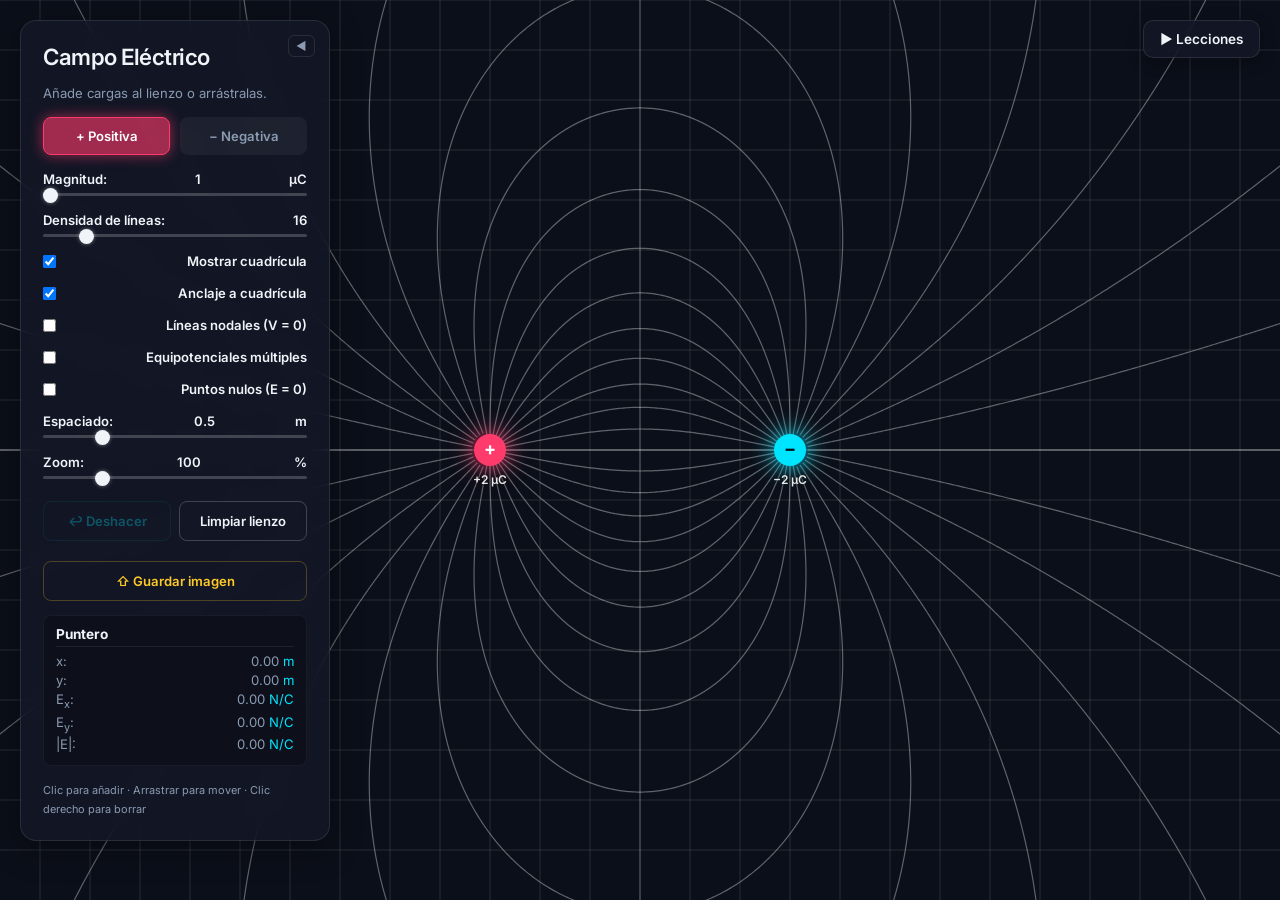
<file: index.html>
<!DOCTYPE html>
<html lang="es">
<head>
    <meta charset="UTF-8">
    <meta name="viewport" content="width=device-width, initial-scale=1.0">
    <title>Visualizador de Campo Eléctrico</title>
    <meta name="description" content="Simulación interactiva de líneas de campo eléctrico para configuraciones de cargas puntuales discretas.">
    <link href="https://fonts.googleapis.com/css2?family=Inter:wght@300;400;600&display=swap" rel="stylesheet">
    <link rel="stylesheet" href="styles.css">
</head>
<body>
    <canvas id="simulationCanvas"></canvas>

    <!-- Botón flotante para expandir panel (solo desktop, cuando está colapsado) -->
    <button id="btnExpandPanel" class="panel-expand-btn" hidden title="Mostrar controles">&#9654;</button>

    <!-- Panel de controles (izquierda / drawer inferior en móvil) -->
    <div id="controlPanel" class="glass-panel">
        <div class="mobile-handle" id="mobileHandle">
            <div class="mobile-handle-pill"></div>
        </div>
        <button id="btnCollapsePanel" class="panel-collapse-btn" title="Ocultar controles">&#9664;</button>
        <h1>Campo Eléctrico</h1>
        <p>Añade cargas al lienzo o arrástralas.</p>

        <div class="controls">
            <div class="charge-selector">
                <button id="btnPositive" class="active charge-btn pos-btn">+ Positiva</button>
                <button id="btnNegative" class="charge-btn neg-btn">− Negativa</button>
            </div>

            <div class="slider-group">
                <label for="chargeMagnitude">Magnitud: <span id="magnitudeValue">1</span> &mu;C</label>
                <input type="range" id="chargeMagnitude" min="1" max="10" value="1">
            </div>

            <div class="slider-group">
                <label for="lineDensity">Densidad de líneas: <span id="densityValue">16</span></label>
                <input type="range" id="lineDensity" min="8" max="64" step="8" value="16">
            </div>

            <div class="slider-group">
                <label><input type="checkbox" id="showGrid" checked style="margin-right:5px;"> Mostrar cuadrícula</label>
            </div>

            <div class="slider-group">
                <label><input type="checkbox" id="snapToGrid" checked style="margin-right:5px;"> Anclaje a cuadrícula</label>
            </div>

            <div class="slider-group">
                <label><input type="checkbox" id="showNodalLines" style="margin-right:5px;"> Líneas nodales (V = 0)</label>
            </div>

            <div class="slider-group">
                <label><input type="checkbox" id="showEquipotentials" style="margin-right:5px;"> Equipotenciales múltiples</label>
            </div>

            <div class="slider-group">
                <label><input type="checkbox" id="showNullPoints" style="margin-right:5px;"> Puntos nulos (E = 0)</label>
            </div>

            <div class="slider-group" id="gridSpacingGroup">
                <label for="gridSpacing">Espaciado: <span id="gridSpacingValue">0.5</span> m</label>
                <input type="range" id="gridSpacing" min="0.1" max="2.0" step="0.1" value="0.5">
            </div>

            <div class="slider-group">
                <label for="zoomLevel">Zoom: <span id="zoomValue">100</span>%</label>
                <input type="range" id="zoomLevel" min="20" max="400" step="10" value="100">
            </div>

            <div class="action-row">
                <button id="btnUndo" class="action-btn undo-btn" disabled>&#8617; Deshacer</button>
                <button id="btnClear" class="action-btn">Limpiar lienzo</button>
            </div>
            <button id="btnShare" class="action-btn share-btn">&#8679; Guardar imagen</button>
        </div>

        <div class="info-panel">
            <h3>Puntero</h3>
            <div class="info-row"><span>x:</span>   <span><span id="valX">0.00</span> m</span></div>
            <div class="info-row"><span>y:</span>   <span><span id="valY">0.00</span> m</span></div>
            <div class="info-row"><span>E<sub>x</sub>:</span> <span><span id="valEx">0.00</span> N/C</span></div>
            <div class="info-row"><span>E<sub>y</sub>:</span> <span><span id="valEy">0.00</span> N/C</span></div>
            <div class="info-row"><span>|E|:</span> <span><span id="valEmag">0.00</span> N/C</span></div>
        </div>

        <div class="legend">
            <small id="legendText">Clic para añadir · Arrastrar para mover · Clic derecho para borrar</small>
        </div>
    </div>

    <!-- Botón flotante para abrir el panel de lecciones -->
    <button id="btnToggleLessons" class="lessons-toggle-btn" title="Abrir panel de lecciones">
        &#9654; Lecciones
    </button>

    <!-- Panel de lecciones (derecha, colapsable) -->
    <div id="lessonPanel" class="glass-panel lesson-panel hidden">
        <div class="lesson-panel-header">
            <h2>Lecciones</h2>
            <button id="btnCloseLessons" class="icon-btn" title="Cerrar">&times;</button>
        </div>

        <div id="lessonList" class="lesson-list">
            <!-- Generado por JS -->
        </div>

        <!-- Info de la lección activa -->
        <div id="lessonDetail" class="lesson-detail hidden">
            <div class="lesson-detail-header">
                <span id="lessonDetailId" class="lesson-id-badge"></span>
                <button id="btnCloseLesson" class="icon-btn small" title="Cerrar lección">&times;</button>
            </div>
            <h3 id="lessonDetailTitle"></h3>
            <p class="lesson-objective" id="lessonDetailObjective"></p>

            <div class="lesson-section">
                <button class="collapsible-btn" data-target="theoryBody">Teoría &#9660;</button>
                <div id="theoryBody" class="collapsible-body hidden">
                    <p id="lessonDetailTheory"></p>
                </div>
            </div>

            <div class="lesson-section" id="hintsSection">
                <button class="collapsible-btn" data-target="hintsBody">Pistas &#9660;</button>
                <div id="hintsBody" class="collapsible-body hidden">
                    <ul id="lessonDetailHints" class="hints-list"></ul>
                    <button id="btnNextHint" class="hint-btn">Siguiente pista</button>
                </div>
            </div>

            <div class="lesson-section">
                <button class="collapsible-btn" data-target="questionsBody">Preguntas &#9660;</button>
                <div id="questionsBody" class="collapsible-body hidden">
                    <ol id="lessonDetailQuestions" class="questions-list"></ol>
                </div>
            </div>

            <div class="lesson-nav">
                <button id="btnPrevLesson" class="nav-btn">&#8592; Anterior</button>
                <button id="btnNextLesson" class="nav-btn">Siguiente &#8594;</button>
            </div>

            <div id="challengeSection" class="challenge-section hidden">
                <button id="btnStartChallenge" class="challenge-start-btn">&#9654; Iniciar reto</button>
            </div>
        </div>
    </div>

    <!-- Barra de reto (aparece durante el modo reto) -->
    <div id="challengeBar" class="challenge-bar hidden">
        <div class="challenge-bar-content">
            <span class="challenge-label">MODO RETO</span>
            <span id="challengeDesc" class="challenge-desc"></span>
            <div class="challenge-controls">
                <button id="btnEvaluate" class="eval-btn">Evaluar similitud</button>
                <div id="scoreDisplay" class="score-display hidden">
                    Similitud: <span id="scoreValue">--</span>%
                </div>
                <button id="btnExitChallenge" class="exit-challenge-btn">Salir del reto</button>
            </div>
        </div>
    </div>

    <script src="lessons.js"></script>
    <script src="script.js"></script>
</body>
</html>
</file>
<file: styles.css>
:root {
    --bg-color: #0b0f19;
    --panel-bg: rgba(20, 25, 40, 0.75);
    --panel-border: rgba(255, 255, 255, 0.1);
    --text-main: #f0f4f8;
    --text-muted: #8a9bb2;
    --accent-pos: #ff3b6b;
    --accent-pos-glow: rgba(255, 59, 107, 0.6);
    --accent-neg: #00e5ff;
    --accent-neg-glow: rgba(0, 229, 255, 0.6);
    --accent-gold: #ffca28;
    --challenge-color: #ff9800;
}

* { box-sizing: border-box; margin: 0; padding: 0; }

body {
    font-family: 'Inter', sans-serif;
    background-color: var(--bg-color);
    color: var(--text-main);
    overflow: hidden;
    width: 100vw;
    height: 100vh;
    display: flex;
}

#simulationCanvas {
    position: absolute;
    top: 0; left: 0;
    width: 100%; height: 100%;
    z-index: 1;
}

/* ── Glass Panel (shared) ── */
.glass-panel {
    position: absolute;
    background: var(--panel-bg);
    backdrop-filter: blur(14px);
    -webkit-backdrop-filter: blur(14px);
    border: 1px solid var(--panel-border);
    border-radius: 16px;
    padding: 22px;
    z-index: 10;
    box-shadow: 0 8px 32px rgba(0, 0, 0, 0.35);
    display: flex;
    flex-direction: column;
    gap: 14px;
}

/* ── Control Panel (left) ── */
#controlPanel {
    top: 20px;
    left: 20px;
    width: 310px;
    max-height: calc(100vh - 40px);
    overflow-y: auto;
    scrollbar-width: thin;
    scrollbar-color: rgba(255,255,255,0.1) transparent;
}

#controlPanel::-webkit-scrollbar { width: 4px; }
#controlPanel::-webkit-scrollbar-thumb { background: rgba(255,255,255,0.1); border-radius: 2px; }

h1 { font-size: 1.4rem; font-weight: 600; letter-spacing: -0.5px; }
h2 { font-size: 1.1rem; font-weight: 600; }

p, .legend { font-size: 0.82rem; color: var(--text-muted); line-height: 1.45; }

.controls { display: flex; flex-direction: column; gap: 16px; }

.charge-selector { display: flex; gap: 10px; }

button {
    font-family: inherit;
    cursor: pointer;
    border: none;
    border-radius: 8px;
    padding: 10px 12px;
    font-weight: 600;
    font-size: 0.82rem;
    transition: all 0.2s ease;
}

.charge-btn {
    flex: 1;
    background: rgba(255,255,255,0.05);
    color: var(--text-muted);
    border: 1px solid transparent;
}
.charge-btn:hover { background: rgba(255,255,255,0.1); }
.charge-btn.active.pos-btn { background: var(--accent-pos-glow); color: #fff; border-color: var(--accent-pos); box-shadow: 0 0 14px var(--accent-pos-glow); }
.charge-btn.active.neg-btn { background: var(--accent-neg-glow); color: #0b0f19; border-color: var(--accent-neg); box-shadow: 0 0 14px var(--accent-neg-glow); }

.slider-group { display: flex; flex-direction: column; gap: 6px; }

label {
    font-size: 0.82rem;
    font-weight: 600;
    display: flex;
    justify-content: space-between;
    align-items: center;
}

input[type=range] { -webkit-appearance: none; width: 100%; background: transparent; }
input[type=range]::-webkit-slider-thumb { -webkit-appearance: none; height: 15px; width: 15px; border-radius: 50%; background: var(--text-main); cursor: pointer; margin-top: -5.5px; box-shadow: 0 0 4px rgba(255,255,255,0.4); }
input[type=range]::-webkit-slider-runnable-track { width: 100%; height: 3px; cursor: pointer; background: rgba(255,255,255,0.2); border-radius: 2px; }

.action-row { display: flex; gap: 8px; margin-top: 6px; }
.action-btn {
    flex: 1;
    background: transparent;
    color: var(--text-main);
    border: 1px solid rgba(255,255,255,0.2);
    padding: 11px;
}
.action-btn:hover { background: rgba(255,255,255,0.05); border-color: rgba(255,255,255,0.4); }
.action-btn:disabled { opacity: 0.3; cursor: default; }
.undo-btn { color: var(--accent-neg); border-color: rgba(0,229,255,0.25); }
.undo-btn:not(:disabled):hover { background: rgba(0,229,255,0.06); border-color: rgba(0,229,255,0.5); }
.share-btn { color: var(--accent-gold); border-color: rgba(255,202,40,0.25); margin-top: 4px; }
.share-btn:hover { background: rgba(255,202,40,0.06); border-color: rgba(255,202,40,0.5); }

/* ── Desktop panel collapse ── */
#controlPanel {
    transition: transform 0.3s ease;
}
#controlPanel.desktop-collapsed {
    transform: translateX(calc(-100% - 30px));
}
.panel-collapse-btn {
    display: none; /* shown only on desktop via media query below */
    position: absolute;
    top: 14px; right: 14px;
    background: transparent;
    border: 1px solid rgba(255,255,255,0.1);
    color: var(--text-muted);
    border-radius: 6px;
    padding: 3px 7px;
    font-size: 0.7rem;
    min-height: unset;
    cursor: pointer;
    z-index: 1;
}
.panel-collapse-btn:hover { color: var(--text-main); border-color: rgba(255,255,255,0.3); background: rgba(255,255,255,0.05); }
.panel-expand-btn {
    position: absolute;
    left: 12px; top: 50%;
    transform: translateY(-50%);
    z-index: 11;
    background: var(--panel-bg);
    backdrop-filter: blur(14px);
    -webkit-backdrop-filter: blur(14px);
    border: 1px solid var(--panel-border);
    border-radius: 10px;
    color: var(--text-main);
    padding: 14px 10px;
    font-size: 0.9rem;
    box-shadow: 0 4px 16px rgba(0,0,0,0.3);
}
.panel-expand-btn:hover { background: rgba(30,36,58,0.95); }

/* ── Print ── */
@media print {
    #controlPanel, #lessonPanel, #challengeBar,
    .lessons-toggle-btn, .panel-expand-btn { display: none !important; }
    canvas { position: fixed; top: 0; left: 0; width: 100vw; height: 100vh; }
}

@media (min-width: 641px) {
    .panel-collapse-btn { display: block; }
}

/* Info panel */
.info-panel {
    background: rgba(0,0,0,0.25);
    border-radius: 8px;
    padding: 10px 12px;
    font-size: 0.82rem;
    border: 1px solid rgba(255,255,255,0.05);
}
.info-panel h3 { font-size: 0.85rem; margin-bottom: 6px; border-bottom: 1px solid rgba(255,255,255,0.08); padding-bottom: 4px; }
.info-row { display: flex; justify-content: space-between; margin-bottom: 3px; color: var(--accent-neg); }
.info-row span:first-child { color: var(--text-muted); }

/* ── Lessons toggle button ── */
.lessons-toggle-btn {
    position: absolute;
    top: 20px;
    right: 20px;
    z-index: 11;
    background: var(--panel-bg);
    backdrop-filter: blur(14px);
    -webkit-backdrop-filter: blur(14px);
    border: 1px solid var(--panel-border);
    border-radius: 10px;
    color: var(--text-main);
    padding: 10px 16px;
    font-size: 0.85rem;
    box-shadow: 0 4px 16px rgba(0,0,0,0.3);
    transition: background 0.2s, box-shadow 0.2s;
}
.lessons-toggle-btn:hover { background: rgba(30,36,58,0.9); box-shadow: 0 4px 24px rgba(0,0,0,0.5); }
.lessons-toggle-btn.panel-open { opacity: 0; pointer-events: none; }

/* ── Lesson Panel (right) ── */
.lesson-panel {
    top: 20px;
    right: 20px;
    width: 340px;
    max-height: calc(100vh - 40px);
    overflow-y: auto;
    scrollbar-width: thin;
    scrollbar-color: rgba(255,255,255,0.1) transparent;
    gap: 12px;
    transition: transform 0.3s ease, opacity 0.3s ease;
}
.lesson-panel.hidden {
    transform: translateX(20px);
    opacity: 0;
    pointer-events: none;
}
.lesson-panel::-webkit-scrollbar { width: 4px; }
.lesson-panel::-webkit-scrollbar-thumb { background: rgba(255,255,255,0.1); border-radius: 2px; }

.lesson-panel-header {
    display: flex;
    justify-content: space-between;
    align-items: center;
}

.icon-btn {
    background: transparent;
    color: var(--text-muted);
    font-size: 1.2rem;
    padding: 2px 6px;
    border-radius: 4px;
    border: 1px solid transparent;
}
.icon-btn:hover { color: var(--text-main); border-color: var(--panel-border); }
.icon-btn.small { font-size: 0.95rem; }

/* Lesson list */
.lesson-list { display: flex; flex-direction: column; gap: 6px; }

.lesson-item {
    background: rgba(255,255,255,0.04);
    border: 1px solid rgba(255,255,255,0.07);
    border-radius: 10px;
    padding: 10px 12px;
    cursor: pointer;
    transition: background 0.15s, border-color 0.15s;
    display: flex;
    align-items: center;
    gap: 10px;
}
.lesson-item:hover { background: rgba(255,255,255,0.09); border-color: rgba(255,255,255,0.15); }
.lesson-item.active { background: rgba(0,229,255,0.08); border-color: rgba(0,229,255,0.25); }

.lesson-item-id {
    font-size: 0.7rem;
    font-weight: 600;
    color: var(--text-muted);
    min-width: 28px;
}
.lesson-item-title {
    flex: 1;
    font-size: 0.82rem;
    font-weight: 600;
    line-height: 1.3;
}
.lesson-difficulty {
    font-size: 0.65rem;
    color: var(--accent-gold);
    white-space: nowrap;
}

.topic-badge {
    display: inline-block;
    font-size: 0.65rem;
    padding: 2px 6px;
    border-radius: 4px;
    background: rgba(255,255,255,0.07);
    color: var(--text-muted);
    margin-bottom: 4px;
}

/* Lesson detail */
.lesson-detail {
    border-top: 1px solid rgba(255,255,255,0.08);
    padding-top: 12px;
    display: flex;
    flex-direction: column;
    gap: 10px;
}
.lesson-detail.hidden { display: none; }

.lesson-detail-header { display: flex; align-items: center; gap: 8px; }

.lesson-id-badge {
    font-size: 0.7rem;
    font-weight: 700;
    background: rgba(0,229,255,0.15);
    color: var(--accent-neg);
    border-radius: 4px;
    padding: 2px 6px;
}

.lesson-detail h3 { font-size: 1rem; font-weight: 600; line-height: 1.3; }
.lesson-objective { font-size: 0.82rem; color: var(--text-muted); line-height: 1.45; }

.lesson-section { display: flex; flex-direction: column; gap: 4px; }

.collapsible-btn {
    background: rgba(255,255,255,0.04);
    border: 1px solid rgba(255,255,255,0.07);
    color: var(--text-main);
    text-align: left;
    padding: 7px 10px;
    border-radius: 6px;
    font-size: 0.78rem;
}
.collapsible-btn:hover { background: rgba(255,255,255,0.08); }

.collapsible-body { padding: 8px 4px; font-size: 0.8rem; line-height: 1.5; color: var(--text-muted); }
.collapsible-body.hidden { display: none; }
.collapsible-body p { margin: 0; }

.hints-list, .questions-list { padding-left: 16px; display: flex; flex-direction: column; gap: 6px; }
.hints-list li, .questions-list li { font-size: 0.8rem; line-height: 1.45; }
.hints-list li { list-style: none; padding-left: 0; color: var(--accent-neg); opacity: 0.4; transition: opacity 0.3s; }
.hints-list li.revealed { opacity: 1; }

.hint-btn {
    margin-top: 6px;
    background: transparent;
    border: 1px solid rgba(0,229,255,0.3);
    color: var(--accent-neg);
    padding: 5px 10px;
    font-size: 0.75rem;
    border-radius: 6px;
}
.hint-btn:hover { background: rgba(0,229,255,0.08); }
.hint-btn:disabled { opacity: 0.3; cursor: default; }

.lesson-nav {
    display: flex;
    gap: 8px;
    margin-top: 4px;
}
.nav-btn {
    flex: 1;
    background: rgba(255,255,255,0.05);
    border: 1px solid rgba(255,255,255,0.1);
    color: var(--text-main);
    padding: 7px;
    font-size: 0.78rem;
    border-radius: 7px;
}
.nav-btn:hover { background: rgba(255,255,255,0.1); }
.nav-btn:disabled { opacity: 0.3; cursor: default; }

/* Challenge section */
.challenge-section { margin-top: 4px; }
.challenge-start-btn {
    width: 100%;
    background: rgba(255,152,0,0.15);
    border: 1px solid rgba(255,152,0,0.4);
    color: var(--challenge-color);
    padding: 9px;
    font-size: 0.82rem;
    border-radius: 8px;
}
.challenge-start-btn:hover { background: rgba(255,152,0,0.25); }

/* ── Challenge bar (bottom) ── */
.challenge-bar {
    position: absolute;
    bottom: 20px;
    left: 50%;
    transform: translateX(-50%);
    z-index: 12;
    background: rgba(15,18,30,0.9);
    backdrop-filter: blur(14px);
    -webkit-backdrop-filter: blur(14px);
    border: 1px solid rgba(255,152,0,0.4);
    border-radius: 12px;
    padding: 12px 20px;
    box-shadow: 0 4px 24px rgba(255,152,0,0.15);
    min-width: 540px;
    max-width: calc(100vw - 700px);
}
.challenge-bar.hidden { display: none; }

.challenge-bar-content {
    display: flex;
    align-items: center;
    gap: 14px;
    flex-wrap: wrap;
}

.challenge-label {
    font-size: 0.7rem;
    font-weight: 700;
    letter-spacing: 1px;
    color: var(--challenge-color);
    white-space: nowrap;
}

.challenge-desc {
    flex: 1;
    font-size: 0.8rem;
    color: var(--text-muted);
    line-height: 1.3;
}

.challenge-controls { display: flex; align-items: center; gap: 8px; }

.eval-btn {
    background: rgba(255,152,0,0.2);
    border: 1px solid rgba(255,152,0,0.5);
    color: var(--challenge-color);
    padding: 6px 12px;
    border-radius: 7px;
    font-size: 0.78rem;
}
.eval-btn:hover { background: rgba(255,152,0,0.35); }

.score-display {
    font-size: 0.82rem;
    font-weight: 700;
    padding: 4px 10px;
    border-radius: 6px;
    background: rgba(255,255,255,0.05);
    border: 1px solid rgba(255,255,255,0.1);
    white-space: nowrap;
}
.score-display.hidden { display: none; }
.score-display.good { border-color: #4caf50; color: #4caf50; }
.score-display.ok { border-color: var(--accent-gold); color: var(--accent-gold); }
.score-display.poor { border-color: var(--accent-pos); color: var(--accent-pos); }

.exit-challenge-btn {
    background: transparent;
    border: 1px solid rgba(255,255,255,0.15);
    color: var(--text-muted);
    padding: 6px 10px;
    border-radius: 7px;
    font-size: 0.75rem;
}
.exit-challenge-btn:hover { border-color: rgba(255,255,255,0.3); color: var(--text-main); }

/* ── Mobile handle (hidden on desktop) ── */
.mobile-handle {
    display: none;
}

/* ── Responsive ── */
@media (max-width: 640px) {
    /* Control panel: bottom drawer */
    #controlPanel {
        position: fixed;
        bottom: 0; left: 0; right: 0;
        width: 100%;
        top: auto;
        max-height: 75vh;
        border-radius: 16px 16px 0 0;
        padding: 0 16px 24px;
        transform: translateY(calc(100% - 80px));
        transition: transform 0.35s cubic-bezier(0.32, 0.72, 0, 1);
        z-index: 20;
        overflow-y: auto;
        gap: 14px;
    }
    #controlPanel.mobile-open { transform: translateY(0); }

    /* Hide items that clutter the compact view */
    #controlPanel > h1,
    #controlPanel > p,
    #controlPanel .legend,
    #controlPanel .info-panel { display: none; }

    /* Mobile drag handle */
    .mobile-handle {
        display: flex;
        flex-direction: column;
        align-items: center;
        gap: 8px;
        cursor: pointer;
        position: sticky;
        top: 0;
        background: var(--panel-bg);
        backdrop-filter: blur(14px);
        -webkit-backdrop-filter: blur(14px);
        margin: 0 -16px;
        padding: 10px 16px 10px;
        z-index: 1;
    }
    .mobile-handle-pill {
        width: 36px; height: 4px;
        background: rgba(255,255,255,0.25);
        border-radius: 2px;
        flex-shrink: 0;
    }

    /* Bigger touch targets */
    .charge-btn { padding: 14px 10px; font-size: 0.88rem; }
    button { min-height: 44px; }
    .collapsible-btn, .nav-btn, .hint-btn,
    .icon-btn, .eval-btn, .exit-challenge-btn { min-height: 36px; }
    input[type=range]::-webkit-slider-thumb {
        height: 24px; width: 24px; margin-top: -10.5px;
    }

    /* Lesson panel: full-screen overlay */
    .lesson-panel {
        top: 0; right: 0; bottom: 0; left: 0;
        width: 100%;
        max-height: 100%;
        border-radius: 0;
        z-index: 30;
    }
    .lesson-panel.hidden {
        transform: translateX(105%);
        opacity: 1;
    }

    /* Lessons toggle button: top right corner */
    .lessons-toggle-btn {
        top: 12px; right: 12px;
        bottom: auto;
        z-index: 25;
        padding: 10px 14px;
    }
    .lessons-toggle-btn.panel-open { opacity: 0; pointer-events: none; }

    /* Challenge bar: above drawer handle */
    .challenge-bar {
        bottom: 88px;
        left: 8px; right: 8px;
        min-width: unset;
        max-width: unset;
        width: auto;
        transform: none;
    }
    .challenge-bar-content { flex-direction: column; align-items: flex-start; gap: 8px; }
    .challenge-controls { width: 100%; justify-content: flex-end; }
}
</file>
